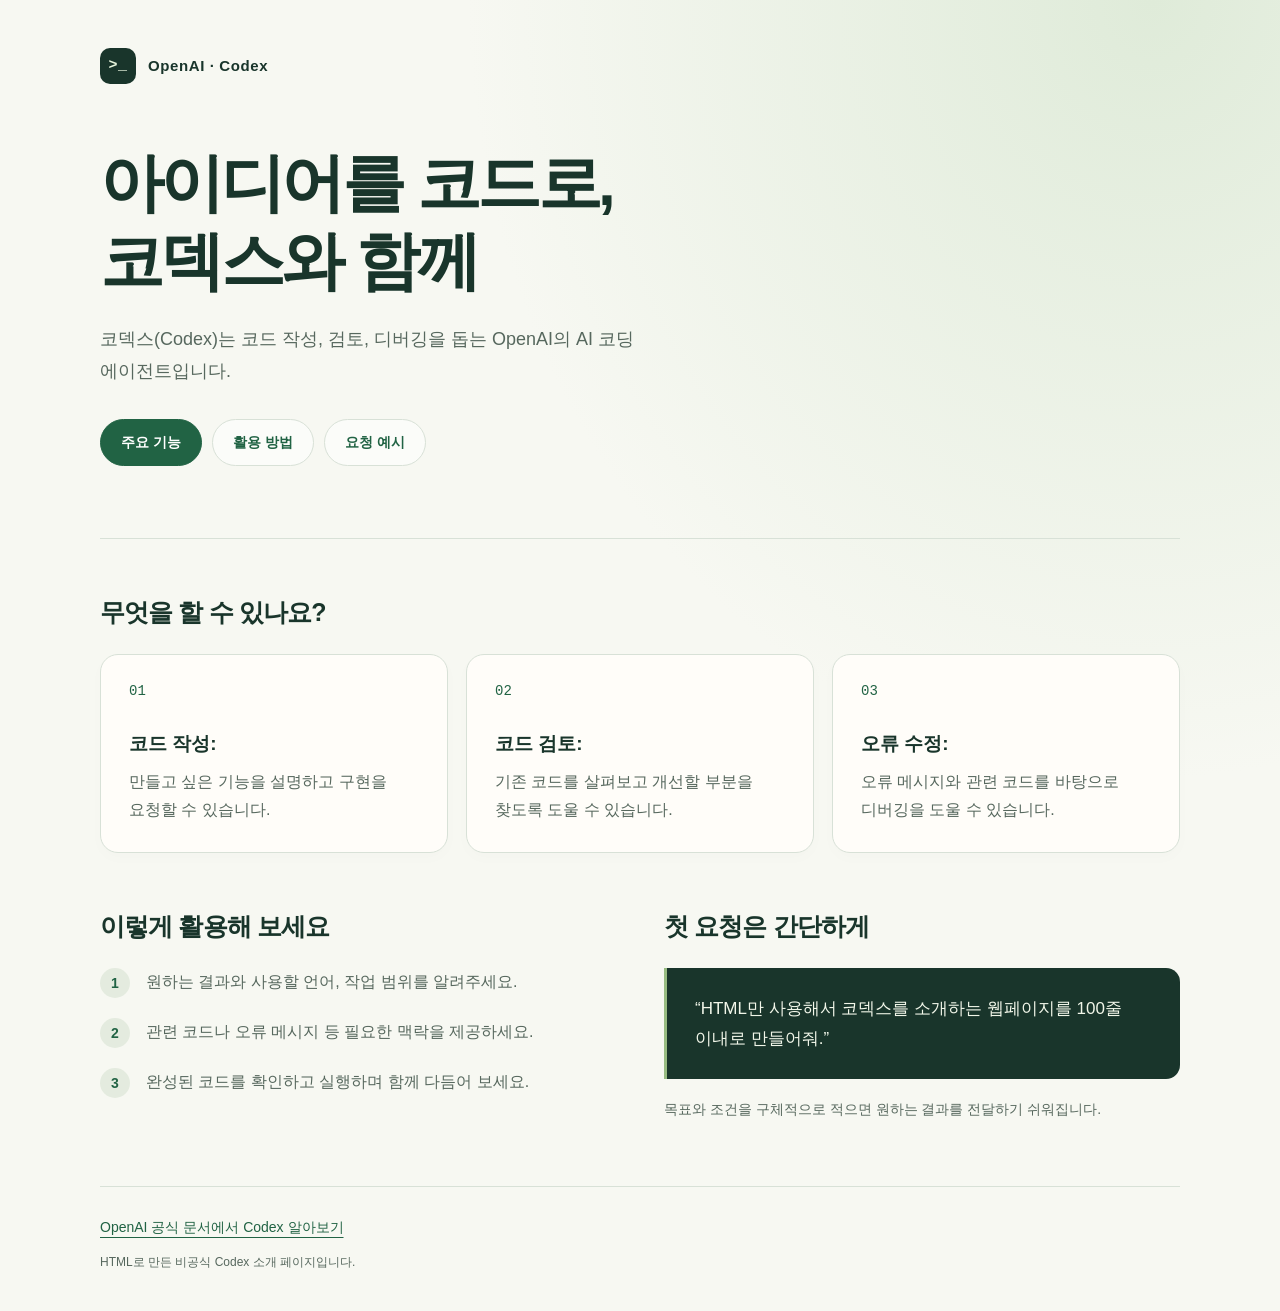
<file: index.html>
<!DOCTYPE html>
<html lang="ko">
<head>
  <meta charset="UTF-8">
  <meta name="viewport" content="width=device-width, initial-scale=1.0">
  <meta name="description" content="OpenAI의 코딩 에이전트 Codex의 주요 기능과 활용 방법을 소개합니다.">
  <title>Codex — 함께 만드는 코드</title>
  <link rel="stylesheet" href="styles.css">
</head>
<body>
  <header>
    <p><strong>OpenAI · Codex</strong></p>
    <h1>아이디어를 코드로, 코덱스와 함께</h1>
    <p>코덱스(Codex)는 코드 작성, 검토, 디버깅을 돕는 OpenAI의 AI 코딩 에이전트입니다.</p>
    <nav aria-label="페이지 메뉴">
      <a href="#features">주요 기능</a>
      <a href="#start">활용 방법</a>
      <a href="#example">요청 예시</a>
    </nav>
  </header>
  <hr>
  <main>
    <section id="features">
      <h2>무엇을 할 수 있나요?</h2>
      <ul>
        <li><strong>코드 작성:</strong> 만들고 싶은 기능을 설명하고 구현을 요청할 수 있습니다.</li>
        <li><strong>코드 검토:</strong> 기존 코드를 살펴보고 개선할 부분을 찾도록 도울 수 있습니다.</li>
        <li><strong>오류 수정:</strong> 오류 메시지와 관련 코드를 바탕으로 디버깅을 도울 수 있습니다.</li>
      </ul>
    </section>
    <section id="start">
      <h2>이렇게 활용해 보세요</h2>
      <ol>
        <li>원하는 결과와 사용할 언어, 작업 범위를 알려주세요.</li>
        <li>관련 코드나 오류 메시지 등 필요한 맥락을 제공하세요.</li>
        <li>완성된 코드를 확인하고 실행하며 함께 다듬어 보세요.</li>
      </ol>
    </section>
    <section id="example">
      <h2>첫 요청은 간단하게</h2>
      <blockquote>
        <p>“HTML만 사용해서 코덱스를 소개하는 웹페이지를 100줄 이내로 만들어줘.”</p>
      </blockquote>
      <p>목표와 조건을 구체적으로 적으면 원하는 결과를 전달하기 쉬워집니다.</p>
    </section>
  </main>
  <hr>
  <footer>
    <p><a href="https://developers.openai.com/api/docs/guides/code-generation">OpenAI 공식 문서에서 Codex 알아보기</a></p>
    <small>HTML로 만든 비공식 Codex 소개 페이지입니다.</small>
  </footer>
</body>
</html>
</file>
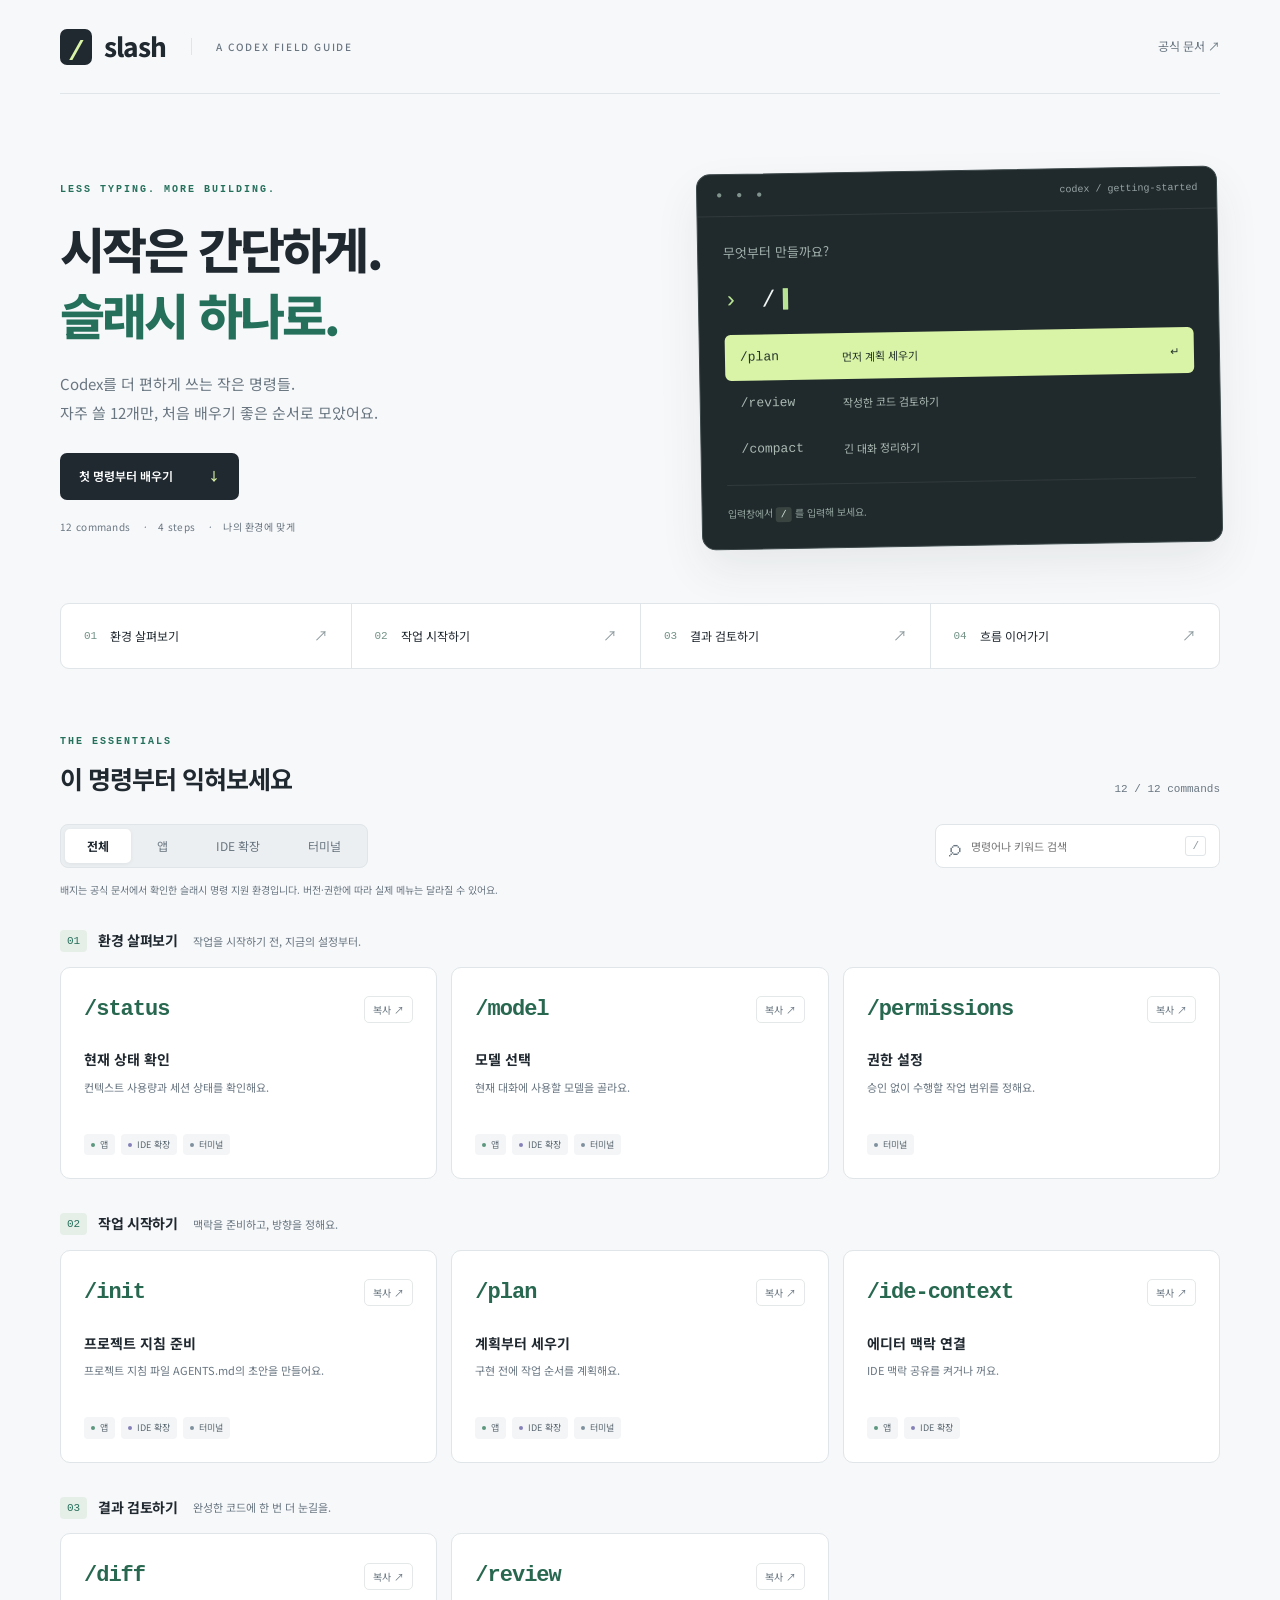
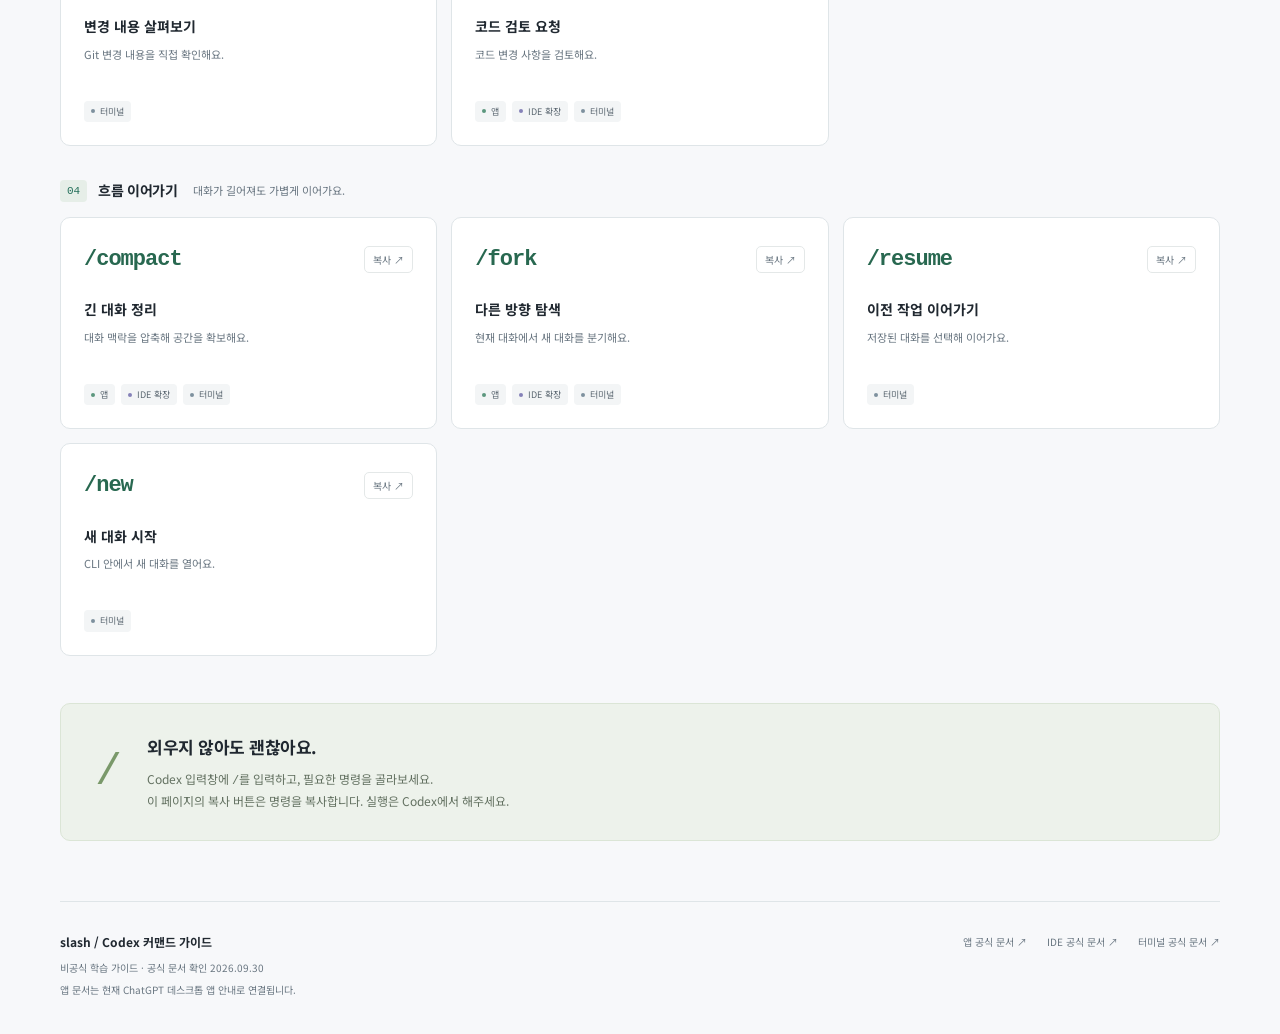
<file: slash-command/index.html>
<!doctype html>
<html lang="ko">
<head>
  <meta charset="utf-8">
  <meta name="viewport" content="width=device-width, initial-scale=1">
  <meta name="description" content="처음 배우는 Codex 슬래시 커맨드. 실용적인 명령 12개를 순서대로 익히고 앱, IDE, 터미널별로 찾아보세요.">
  <title>Slash — Codex 커맨드 가이드</title>
  <link rel="stylesheet" href="styles.css">
  <script src="app.js" defer></script>
</head>
<body>
  <a class="skip" href="#commands">명령 목록으로 이동</a>
  <header class="topbar"><a class="brand" href="./"><span class="brand-mark">/</span> slash<span class="brand-sub">A CODEX FIELD GUIDE</span></a><a href="#sources">공식 문서 ↗</a></header>
  <main>
    <section class="hero">
      <div><p class="eyebrow">LESS TYPING. MORE BUILDING.</p><h1>시작은 간단하게.<br><span>슬래시 하나로.</span></h1><p class="intro">Codex를 더 편하게 쓰는 작은 명령들.<br>자주 쓸 12개만, 처음 배우기 좋은 순서로 모았어요.</p><a class="start" href="#commands">첫 명령부터 배우기 <span>↓</span></a><p class="hero-meta">12 commands <i>·</i> 4 steps <i>·</i> 나의 환경에 맞게</p></div>
      <div class="terminal" aria-label="슬래시 커맨드 사용 예시"><div class="terminal-bar"><span>● ● ●</span><span>codex / getting-started</span></div><div class="terminal-body"><p class="terminal-muted">무엇부터 만들까요?</p><div class="prompt-line"><span>›</span> /<span class="cursor">▎</span></div><div class="demo-selected"><code>/plan</code><span>먼저 계획 세우기</span><span>↵</span></div><div class="demo-row"><code>/review</code><span>작성한 코드 검토하기</span></div><div class="demo-row"><code>/compact</code><span>긴 대화 정리하기</span></div><p class="terminal-hint">입력창에서 <kbd>/</kbd> 를 입력해 보세요.</p></div></div>
    </section>
    <nav class="roadmap" aria-label="학습 순서"><a href="#step-1"><span>01</span> 환경 살펴보기 <b>↗</b></a><a href="#step-2"><span>02</span> 작업 시작하기 <b>↗</b></a><a href="#step-3"><span>03</span> 결과 검토하기 <b>↗</b></a><a href="#step-4"><span>04</span> 흐름 이어가기 <b>↗</b></a></nav>
    <section id="commands" class="library" aria-labelledby="library-title"><div class="section-heading"><div><p class="eyebrow">THE ESSENTIALS</p><h2 id="library-title">이 명령부터 익혀보세요</h2></div><span class="count" id="result-count" role="status"></span></div>
      <div class="toolbar"><div class="filters" role="group" aria-label="사용 환경 필터"><button data-env="all" aria-pressed="true">전체</button><button data-env="app" aria-pressed="false">앱</button><button data-env="ide" aria-pressed="false">IDE 확장</button><button data-env="cli" aria-pressed="false">터미널</button></div><label class="search"><span aria-hidden="true">⌕</span><input id="search" type="search" placeholder="명령어나 키워드 검색" aria-label="명령어나 키워드 검색"><kbd>/</kbd></label></div>
      <p class="filter-note">배지는 공식 문서에서 확인한 슬래시 명령 지원 환경입니다. 버전·권한에 따라 실제 메뉴는 달라질 수 있어요.</p>
      <div id="command-list"></div><div id="empty" hidden><h3>일치하는 명령이 없어요.</h3><p>검색어를 바꾸거나 전체 환경에서 찾아보세요.</p><button id="reset">필터 초기화</button></div>
      <noscript>명령 목록을 보려면 JavaScript를 활성화해 주세요. 아래 공식 문서에서도 명령을 확인할 수 있습니다.</noscript>
    </section>
    <aside class="tip"><span class="tip-icon">/</span><div><h2>외우지 않아도 괜찮아요.</h2><p>Codex 입력창에 <code>/</code>를 입력하고, 필요한 명령을 골라보세요.<br>이 페이지의 복사 버튼은 명령을 복사합니다. 실행은 Codex에서 해주세요.</p></div></aside>
  </main>
  <footer id="sources"><div><strong>slash / Codex 커맨드 가이드</strong><p>비공식 학습 가이드 · 공식 문서 확인 2026.09.30</p><p>앱 문서는 현재 ChatGPT 데스크톱 앱 안내로 연결됩니다.</p></div><div class="source-links"><a href="https://learn.chatgpt.com/docs/reference/slash-commands" target="_blank" rel="noreferrer">앱 공식 문서 ↗</a><a href="https://learn.chatgpt.com/docs/developer-commands?surface=ide" target="_blank" rel="noreferrer">IDE 공식 문서 ↗</a><a href="https://learn.chatgpt.com/docs/developer-commands?surface=cli" target="_blank" rel="noreferrer">터미널 공식 문서 ↗</a></div></footer>
  <div id="toast" role="status" class="toast"></div>
</body>
</html>
</file>
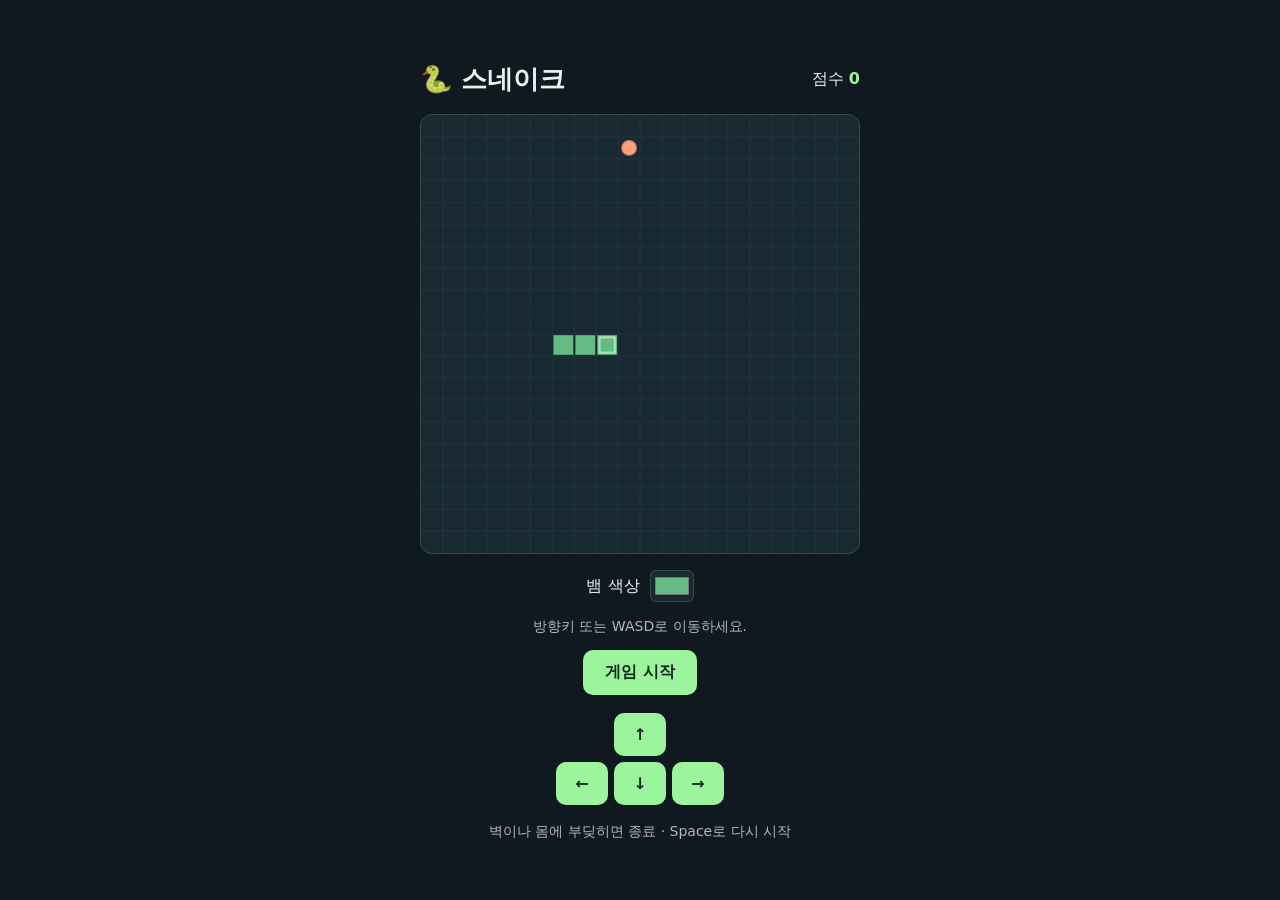
<file: snake-game/index.html>
<!doctype html>
<html lang="ko">
<head>
<meta charset="utf-8">
<meta name="viewport" content="width=device-width,initial-scale=1">
<title>스네이크 게임</title>
<link rel="stylesheet" href="style.css">
</head>
<body>
<main>
  <header><h1>🐍 스네이크</h1><span>점수 <strong id="score">0</strong></span></header>
  <canvas id="board" width="400" height="400" aria-label="스네이크 게임 보드"></canvas>
  <label class="color">뱀 색상 <input id="snake-color" type="color" value="#64bb83"></label>
  <p id="status" role="status">방향키 또는 WASD로 이동하세요.</p>
  <button id="start">게임 시작</button>
  <div class="pad" aria-label="방향 조작">
    <button class="up" data-dir="0,-1" aria-label="위">↑</button>
    <button class="left" data-dir="-1,0" aria-label="왼쪽">←</button>
    <button data-dir="0,1" aria-label="아래">↓</button>
    <button data-dir="1,0" aria-label="오른쪽">→</button>
  </div>
  <p>벽이나 몸에 부딪히면 종료 · Space로 다시 시작</p>
</main>
<script src="script.js"></script>
</body>
</html>
</file>
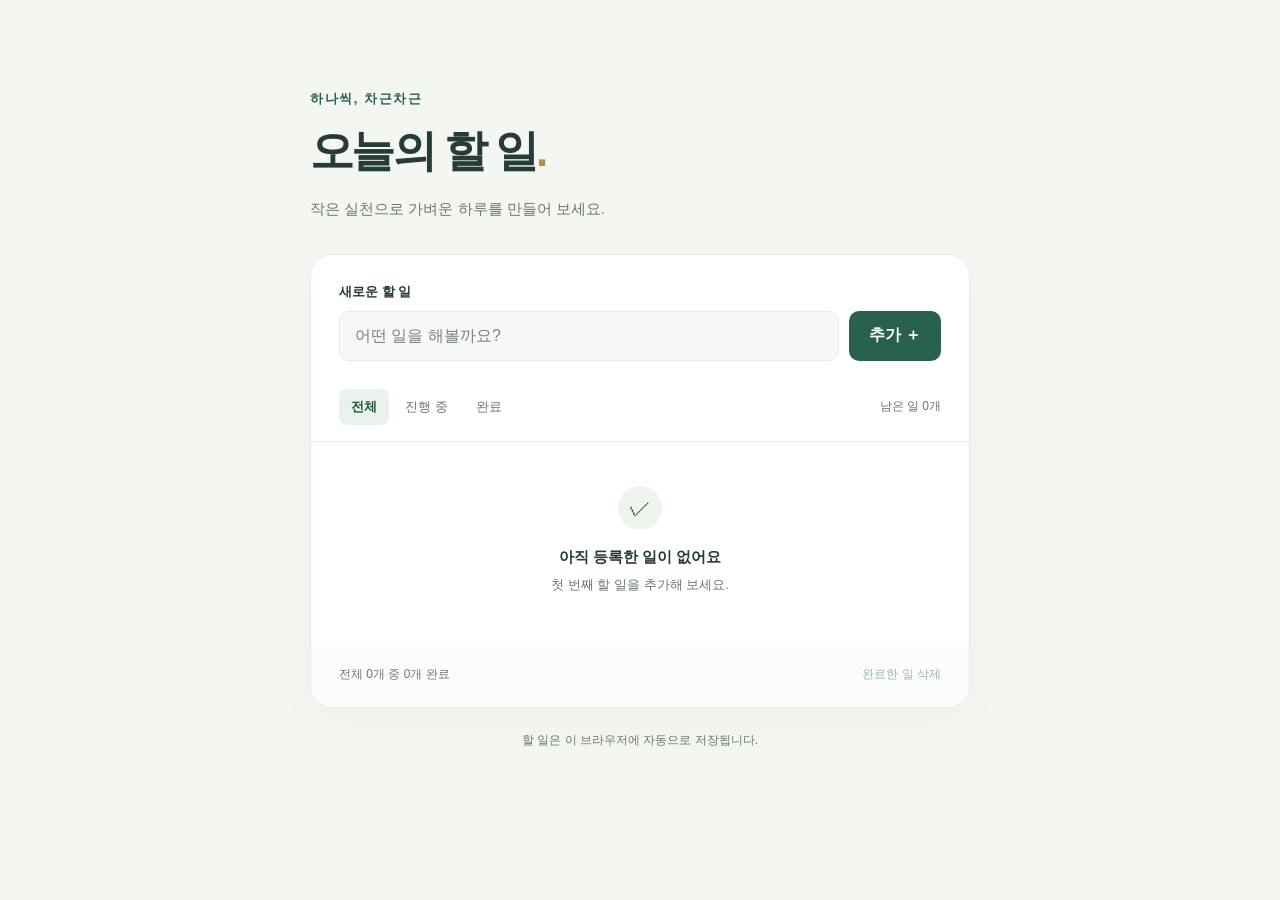
<file: todo-app/frontend/index.html>
<!doctype html>
<html lang="ko">
  <head>
    <meta charset="UTF-8">
    <meta name="viewport" content="width=device-width, initial-scale=1">
    <title>오늘의 할 일</title>
    <link rel="stylesheet" href="css/styles.css">
    <script src="js/app.js" defer></script>
  </head>
  <body>
    <main class="app">
      <header>
        <p class="eyebrow">하나씩, 차근차근</p>
        <h1>오늘의 할 일<span aria-hidden="true">.</span></h1>
        <p class="intro">작은 실천으로 가벼운 하루를 만들어 보세요.</p>
      </header>
      <section class="todo-panel" aria-label="할 일 관리">
        <form id="todo-form">
          <label for="todo-input">새로운 할 일</label>
          <div class="input-row">
            <input id="todo-input" type="text" placeholder="어떤 일을 해볼까요?" maxlength="200" autocomplete="off" required aria-describedby="input-error">
            <button class="add-button" type="submit">추가 <span aria-hidden="true">＋</span></button>
          </div>
          <p id="input-error" class="error" role="alert"></p>
        </form>
        <div class="toolbar">
          <div class="filters" role="group" aria-label="할 일 필터">
            <button type="button" data-filter="all" aria-pressed="true">전체</button>
            <button type="button" data-filter="active" aria-pressed="false">진행 중</button>
            <button type="button" data-filter="completed" aria-pressed="false">완료</button>
          </div>
          <p id="count" class="count"></p>
        </div>
        <ul id="todo-list" aria-label="할 일 목록"></ul>
        <div id="empty-state" class="empty-state">
          <span class="empty-icon" aria-hidden="true">✓</span>
          <p id="empty-title"></p>
          <span id="empty-description"></span>
        </div>
        <footer class="panel-footer">
          <p id="progress"></p>
          <button id="clear-completed" type="button" disabled>완료한 일 삭제</button>
        </footer>
      </section>
      <p class="storage-note">할 일은 이 브라우저에 자동으로 저장됩니다.</p>
      <p id="storage-error" class="error" role="alert"></p>
      <p id="status" class="sr-only" role="status"></p>
    </main>
  </body>
</html>
</file>
<file: styles.css>
:root {
  color-scheme: light;
  --ink: #19352b;
  --muted: #57685e;
  --accent: #216344;
  --line: #d8e1d7;
  --paper: #f7f8f2;
  font-family: "Pretendard", "Noto Sans KR", "Apple SD Gothic Neo", sans-serif;
  color: var(--ink);
  background: var(--paper);
  line-height: 1.75;
  word-break: keep-all;
  overflow-wrap: anywhere;
}

* { box-sizing: border-box; }

html { scroll-behavior: smooth; }

body {
  margin: 0;
  background: radial-gradient(ellipse at 90% 0%, #dfebd9 0, transparent 42%);
}

header, main, footer {
  width: min(1080px, calc(100% - 64px));
  margin-inline: auto;
}

header { padding: 48px 0 72px; }

header > p:first-child {
  display: inline-flex;
  align-items: center;
  gap: 12px;
  margin: 0 0 60px;
  font-size: 15px;
  letter-spacing: .04em;
}

header > p:first-child::before {
  content: ">_";
  display: grid;
  place-items: center;
  width: 36px;
  height: 36px;
  border-radius: 10px;
  background: var(--ink);
  color: #e6f4dc;
  font-family: monospace;
  font-weight: 700;
}

h1, h2, p { margin-top: 0; }

h1 {
  max-width: 800px;
  margin-bottom: 24px;
  font-size: clamp(36px, 5.5vw, 64px);
  line-height: 1.22;
  letter-spacing: -.055em;
  text-wrap: balance;
}

header > p:not(:first-child) {
  max-width: 610px;
  margin-bottom: 32px;
  color: var(--muted);
  font-size: 18px;
}

nav { display: flex; flex-wrap: wrap; gap: 10px; }

a { color: var(--accent); text-underline-offset: 5px; }

nav a {
  padding: 10px 20px;
  border: 1px solid var(--line);
  border-radius: 999px;
  background: #ffffff90;
  text-decoration: none;
  font-size: 14px;
  font-weight: 700;
  transition: background .2s, border-color .2s;
}

nav a:first-child { background: var(--accent); color: white; border-color: var(--accent); }
nav a:hover { background: #e1eadc; border-color: var(--accent); }
nav a:first-child:hover { background: var(--ink); }
a:focus-visible { outline: 3px solid var(--accent); outline-offset: 5px; }

body > hr {
  width: min(1080px, calc(100% - 64px));
  margin: 0 auto;
  border: 0;
  border-top: 1px solid var(--line);
}

main {
  display: grid;
  grid-template-columns: 1fr 1fr;
  gap: 56px 48px;
  padding-block: 56px 64px;
}

section { min-width: 0; scroll-margin-top: 28px; }
h2 { margin-bottom: 24px; font-size: 25px; letter-spacing: -.035em; line-height: 1.4; }
#features { grid-column: 1 / -1; }

#features ul {
  display: grid;
  grid-template-columns: repeat(3, 1fr);
  gap: 18px;
  margin: 0;
  padding: 0;
  list-style: none;
  counter-reset: feature;
}

#features li {
  padding: 28px;
  border: 1px solid var(--line);
  border-radius: 18px;
  background: #fffdf9;
  color: var(--muted);
  box-shadow: 0 5px 16px #19352b04;
  counter-increment: feature;
}

#features li::before {
  content: "0" counter(feature);
  display: block;
  margin-bottom: 28px;
  color: var(--accent);
  font: 14px ui-monospace, monospace;
}

#features strong { display: block; margin-bottom: 8px; color: var(--ink); font-size: 19px; }

#start ol { margin: 0; padding: 0; list-style: none; counter-reset: step; }
#start li {
  display: flex;
  align-items: flex-start;
  gap: 16px;
  margin-bottom: 20px;
  color: var(--muted);
  counter-increment: step;
}

#start li::before {
  content: counter(step);
  display: grid;
  place-items: center;
  flex: 0 0 30px;
  height: 30px;
  border-radius: 50%;
  background: #e4ebdf;
  color: var(--accent);
  font-size: 14px;
  font-weight: 700;
}

blockquote {
  margin: 0 0 18px;
  padding: 26px 28px;
  border-left: 3px solid #98bc82;
  border-radius: 0 14px 14px 0;
  background: var(--ink);
  color: #f1f6e9;
  font-size: 17px;
}

blockquote p { margin: 0; }
#example > p { margin-bottom: 0; color: var(--muted); font-size: 14px; }

footer { padding-block: 28px 36px; }
footer p { margin-bottom: 8px; font-size: 14px; }
footer small { color: var(--muted); font-size: 12px; }

@media (max-width: 760px) {
  header, main, footer, body > hr { width: calc(100% - 40px); }
  header { padding-block: 28px 44px; }
  header > p:first-child { margin-bottom: 44px; }
  header > p:not(:first-child) { font-size: 16px; }
  main { grid-template-columns: 1fr; gap: 40px; padding-block: 36px 44px; }
  #features ul { grid-template-columns: 1fr; gap: 12px; }
  #features li { padding: 24px; }
  #features li::before { margin-bottom: 16px; }
  h2 { font-size: 23px; }
}

@media (prefers-reduced-motion: reduce) {
  html { scroll-behavior: auto; }
  nav a { transition: none; }
}
</file>
<file: slash-command/styles.css>
@import url('https://fonts.googleapis.com/css2?family=Noto+Sans+KR:wght@400;500;600;700;800;900&display=swap');
:root{--bg:#f7f8fa;--ink:#202830;--muted:#697681;--line:#dfe5e8;--green:#25705b;--mint:#d9f4a7}
*{box-sizing:border-box}html{scroll-behavior:smooth;scroll-padding-top:28px}body{margin:0;background:var(--bg);color:var(--ink);font-family:'Noto Sans KR',system-ui,sans-serif;font-size:14px;line-height:1.7}a{color:inherit;text-decoration:none}button,input{font:inherit}button,a,input{ -webkit-tap-highlight-color:transparent}button{cursor:pointer}button:focus-visible,a:focus-visible,input:focus-visible{outline:3px solid #3b8e76;outline-offset:4px}button{color:inherit}code,kbd{font-family:ui-monospace,SFMono-Regular,Consolas,monospace}button:hover{filter:brightness(.95)}.topbar,main,footer{max-width:1160px;margin:auto}.topbar{height:94px;border-bottom:1px solid var(--line);display:flex;align-items:center;justify-content:space-between}.topbar>a:last-child{font-size:12px;color:var(--muted)}.brand{display:flex;align-items:center;gap:12px;font-size:26px;font-weight:800;letter-spacing:-1px}.brand-mark{display:grid;place-items:center;width:32px;height:36px;background:var(--ink);color:var(--mint);border-radius:7px;font-family:monospace;font-size:28px}.brand-sub{font-size:10px;letter-spacing:1.6px;color:var(--muted);font-weight:500;margin-left:13px;border-left:1px solid var(--line);padding-left:24px}.hero{display:grid;grid-template-columns:1.1fr 1fr;gap:65px;align-items:center;padding:76px 0 57px}.eyebrow{font:600 10px/1.5 ui-monospace,monospace;letter-spacing:2px;color:var(--green);margin:0 0 18px}h1{font-size:49px;line-height:1.35;letter-spacing:-2.8px;margin:0;font-weight:800}h1 span{color:var(--green)}.intro{font-size:15px;color:var(--muted);line-height:1.9;margin:23px 0 26px}.start{background:var(--ink);color:white;padding:13px 19px;display:inline-flex;gap:35px;border-radius:7px;font-size:12px;font-weight:600}.start span{color:var(--mint)}.hero-meta{font-size:10px;color:var(--muted);margin:18px 0 0;letter-spacing:.3px}.hero-meta i{margin:0 9px}.terminal{background:#20292c;color:#eff5f2;border:1px solid #3d494b;border-radius:14px;box-shadow:0 20px 45px #203b3015;transform:rotate(-1deg)}.terminal-bar{padding:15px 19px;border-bottom:1px solid #ffffff13;display:flex;justify-content:space-between;font:10px monospace;color:#98a6a7}.terminal-bar span:first-child{color:#81938d;letter-spacing:4px}.terminal-body{padding:25px}.terminal-muted{color:#9fafaa;font-size:13px;margin:0 0 20px}.prompt-line{font:23px monospace;margin-bottom:20px}.prompt-line>span:first-child{color:#b8e493;margin-right:10px}.cursor{color:#b8e493}.demo-selected,.demo-row{display:flex;align-items:center;gap:12px;padding:12px 15px;border-radius:6px;font-size:11px}.demo-selected{background:#d9f4a7;color:#26352c}.demo-selected code,.demo-row code{width:90px;font-size:13px}.demo-selected>span:last-child{margin-left:auto}.demo-row{color:#aab9b2}.terminal-hint{border-top:1px solid #ffffff13;padding-top:19px;margin:12px 0 0;font-size:10px;color:#94a69f}.terminal-hint kbd{padding:2px 5px;background:#394340;border-radius:3px;color:#d3e7dc}.roadmap{display:grid;grid-template-columns:repeat(4,1fr);border:1px solid var(--line);border-radius:9px;background:#fff}.roadmap a{padding:20px 23px;display:flex;align-items:center;gap:13px;font-size:12px}.roadmap a+a{border-left:1px solid var(--line)}.roadmap span{font:11px monospace;color:#739286}.roadmap b{font-size:14px;font-weight:400;margin-left:auto;color:#8c999d}.roadmap a:hover{background:#eef5ee}.library{padding-top:65px}.section-heading{display:flex;justify-content:space-between;align-items:end;margin-bottom:24px}.section-heading .eyebrow{margin-bottom:8px}h2{font-size:25px;letter-spacing:-1px;margin:0}.count{font:11px monospace;color:var(--muted);padding-bottom:5px}.toolbar{display:flex;justify-content:space-between;gap:20px}.filters{display:flex;border:1px solid var(--line);padding:4px;background:#eceff1;border-radius:8px;gap:4px}.filters button{border:0;padding:7px 22px;border-radius:5px;background:transparent;color:var(--muted);font-size:12px}.filters button[aria-pressed=true]{background:white;color:var(--ink);box-shadow:0 1px 4px #0000000f;font-weight:700}.search{display:flex;align-items:center;gap:10px;border:1px solid var(--line);border-radius:8px;background:white;padding:0 13px;width:285px}.search>span{font-size:23px;color:var(--muted)}.search input{width:100%;min-width:0;background:transparent;border:0;font-size:11px;padding:10px 0}.search kbd{color:#8e989e;border:1px solid var(--line);border-radius:3px;padding:0 6px;font-size:11px}.filter-note{color:var(--muted);font-size:10px;margin:13px 0 31px}.step{margin-bottom:33px}.step-heading{display:flex;gap:11px;align-items:center;margin-bottom:14px}.step-number{font:11px monospace;color:var(--green);background:#e6eee8;padding:5px 7px;border-radius:4px}.step-heading h3{font-size:14px;letter-spacing:-.4px;margin:0}.step-heading p{font-size:11px;color:var(--muted);margin:0 0 0 5px}.cards{display:grid;grid-template-columns:repeat(3,1fr);gap:14px}.card{background:#fff;border:1px solid var(--line);border-radius:10px;padding:23px;transition:border-color .15s,transform .15s}.card:hover{border-color:#8db9a5;transform:translateY(-2px)}.card-top{display:flex;align-items:center;justify-content:space-between;gap:5px}.card-top code{font-size:22px;letter-spacing:-1px;font-weight:600;color:#286850}.copy{font-size:10px;background:transparent;border:1px solid #e4e8e8;border-radius:5px;padding:4px 8px;color:var(--muted);white-space:nowrap}.card h4{margin:20px 0 6px;font-size:14px}.card p{margin:0;color:var(--muted);font-size:11px;min-height:38px}.badges{display:flex;gap:6px;margin-top:18px}.badge{font-size:9px;padding:3px 7px;border-radius:4px;background:#f3f5f6;display:flex;align-items:center;gap:5px;color:#5b6771}.badge i{width:4px;height:4px;border-radius:50%;background:#5c977e}.badge.ide i{background:#8581b8}.badge.cli i{background:#7e909e}.tip{display:flex;align-items:center;gap:25px;background:#edf2eb;border:1px solid #dbe5d6;border-radius:10px;padding:29px 34px;margin:47px 0 60px}.tip-icon{font:45px monospace;color:#7a996a}.tip h2{font-size:17px;letter-spacing:-.5px}.tip p{font-size:12px;color:#637161;margin:7px 0 0}footer{border-top:1px solid var(--line);padding:28px 0 38px;display:flex;justify-content:space-between;gap:20px}footer strong{font-size:12px}footer p{font-size:10px;color:var(--muted);margin:5px 0}.source-links{display:flex;gap:20px;align-items:flex-start;padding-top:3px;font-size:10px;color:var(--muted)}.source-links a:hover{text-decoration:underline}.toast{position:fixed;bottom:25px;left:50%;transform:translate(-50%,15px);background:#243e32;color:#fff;padding:13px 20px;border-radius:8px;box-shadow:0 5px 25px #0002;opacity:0;pointer-events:none;transition:.2s;font-size:12px;max-width:90vw;width:max-content}.toast.visible{opacity:1;transform:translate(-50%,0)}#empty{text-align:center;padding:55px 15px;color:var(--muted)}#reset{border:1px solid var(--line);border-radius:5px;background:#fff;padding:8px 15px}.skip{position:fixed;top:-60px;left:15px;background:#fff;padding:10px;z-index:10}.skip:focus{top:10px}
@media(min-width:1600px){.hero{padding-top:95px;padding-bottom:75px}}
@media(max-width:1240px){.topbar,main,footer{margin-left:40px;margin-right:40px}.hero{gap:40px}h1{font-size:43px}.roadmap a{padding:18px 15px}}
@media(max-width:850px){.hero{gap:25px}h1{font-size:35px}.terminal-body{padding:20px}.brand-sub{display:none}.roadmap a{font-size:10px;gap:8px}.cards{grid-template-columns:repeat(2,1fr)}.source-links{flex-direction:column;gap:5px}.hero{padding:50px 0}.demo-selected,.demo-row{padding:10px 7px;gap:7px}.demo-selected code,.demo-row code{width:70px}}
@media(max-width:600px){.topbar,main,footer{margin-left:22px;margin-right:22px}.topbar{height:73px}.hero{grid-template-columns:1fr;gap:35px;padding:38px 0}h1{font-size:40px}.terminal{transform:none}.roadmap{grid-template-columns:1fr 1fr}.roadmap a{font-size:11px}.roadmap a:nth-child(3){border-left:0}.roadmap a:nth-child(n+3){border-top:1px solid var(--line)}.library{padding-top:42px}h2{font-size:21px}.count{font-size:9px}.toolbar{flex-direction:column;gap:12px}.filters button{flex:1;padding:7px 12px}.search{width:100%}.filter-note{line-height:1.8}.cards{grid-template-columns:1fr}.step-heading{flex-wrap:wrap;gap:8px}.step-heading p{width:100%;margin-left:0}.card p{min-height:0}.card{padding:23px}.tip{padding:23px 20px;gap:18px;margin:30px 0 40px}.tip p{font-size:11px}footer{flex-direction:column}.source-links{flex-direction:row;flex-wrap:wrap;gap:15px}.section-heading{gap:10px}.hero-meta{margin-bottom:0}}
@media(prefers-reduced-motion:reduce){html{scroll-behavior:auto}*{transition:none!important}}
</file>
<file: snake-game/style.css>
*{box-sizing:border-box}body{margin:0;min-height:100dvh;display:grid;place-items:center;background:#101820;color:#e8f2ed;font:16px system-ui;text-align:center}
  main{width:min(92vw,440px);padding:24px 0}header{display:flex;align-items:center;justify-content:space-between}h1{font-size:26px}strong{color:#9cf59d}
  canvas{display:block;width:100%;background:#192932;border:1px solid #355047;border-radius:12px;touch-action:none}p{color:#a8bdb5;font-size:14px}
  button{border:0;border-radius:10px;background:#9cf59d;color:#10291b;padding:12px 22px;font:700 16px system-ui;cursor:pointer}button:focus-visible{outline:3px solid white;outline-offset:3px}
  .pad{display:grid;grid-template-columns:repeat(3,52px);gap:6px;justify-content:center;margin:18px}.pad button{padding:12px}.up{grid-column:2}.left{grid-column:1}
  .color{display:flex;align-items:center;justify-content:center;gap:10px;margin:16px}input[type=color]{width:44px;height:32px;padding:2px;border:1px solid #355047;border-radius:6px;background:#192932;cursor:pointer}
</file>
<file: todo-app/frontend/css/styles.css>
:root {
  font-family: -apple-system, BlinkMacSystemFont, "Segoe UI", sans-serif;
  color: #263c36;
  background: #f4f6f2;
  --accent: #28624e;
  --muted: #697970;
  --line: #e6ebe5;
}

* { box-sizing: border-box; }
body { margin: 0; }
button, input { font: inherit; }
button { cursor: pointer; }
button:disabled { cursor: default; opacity: .45; }
:focus-visible { outline: 3px solid #b38036; outline-offset: 4px; }
.app { width: min(100% - 40px, 660px); margin: 90px auto 40px; }
.eyebrow { color: var(--accent); font-size: 13px; font-weight: 700; letter-spacing: .12em; }
h1 { font-size: clamp(32px, 6vw, 44px); letter-spacing: -.06em; margin: 14px 0; }
h1 span { color: #b78e51; }
.intro { color: var(--muted); font-size: 15px; line-height: 1.7; margin-bottom: 32px; }
.todo-panel { background: #fff; border: 1px solid var(--line); border-radius: 22px; box-shadow: 0 16px 50px #283f3406; overflow: hidden; }
form { padding: 28px 28px 12px; }
label { display: block; font-size: 13px; font-weight: 600; margin-bottom: 10px; }
.input-row { display: flex; gap: 10px; }
input[type="text"] { min-width: 0; flex: 1; background: #f7f8f5; border: 1px solid var(--line); border-radius: 10px; padding: 15px; color: inherit; }
input::placeholder { color: #76847b; }
.add-button { border: 0; background: var(--accent); color: white; padding: 0 20px; border-radius: 10px; font-weight: 600; white-space: nowrap; }
.add-button:hover { background: #1d4b3c; }
.error { font-size: 13px; color: #a13327; line-height: 1.6; }
.error:empty { display: none; }
.toolbar { display: flex; align-items: center; justify-content: space-between; gap: 12px; padding: 16px 28px; border-bottom: 1px solid var(--line); }
.filters { display: flex; gap: 4px; }
.filters button { border: 0; background: transparent; color: var(--muted); padding: 9px 12px; border-radius: 8px; font-size: 13px; }
.filters button[aria-pressed="true"] { background: #eaf2ec; color: #21583e; font-weight: 700; }
.count { margin: 0; font-size: 12px; color: var(--muted); white-space: nowrap; }
ul { padding: 0; margin: 0; list-style: none; }
.todo-item { display: flex; align-items: center; gap: 14px; padding: 18px 28px; border-bottom: 1px solid var(--line); }
.todo-item label { flex: 1; min-width: 0; margin: 0; line-height: 1.6; font-size: 15px; font-weight: 400; overflow-wrap: anywhere; cursor: pointer; }
.todo-item input { width: 20px; height: 20px; flex-shrink: 0; accent-color: var(--accent); cursor: pointer; }
.todo-item.completed label { color: var(--muted); text-decoration: line-through; }
.delete-button { border: 0; padding: 8px; color: var(--muted); background: transparent; font-size: 12px; border-radius: 6px; flex-shrink: 0; }
.delete-button:hover { background: #fcf0ed; color: #a13327; }
.empty-state { text-align: center; padding: 44px 20px 48px; }
.empty-state[hidden] { display: none; }
.empty-icon { display: inline-grid; place-items: center; width: 44px; height: 44px; border-radius: 50%; background: #f0f4ee; color: var(--accent); font-size: 22px; }
.empty-state p { font-size: 15px; font-weight: 600; margin: 18px 0 8px; }
.empty-state > span:last-child { color: var(--muted); font-size: 13px; }
.panel-footer { display: flex; align-items: center; justify-content: space-between; gap: 12px; padding: 18px 28px; background: #fcfdfb; }
.panel-footer p { margin: 0; color: var(--muted); font-size: 12px; }
.panel-footer button { border: 0; background: transparent; color: var(--accent); font-size: 12px; padding: 6px 0; }
.storage-note { text-align: center; color: var(--muted); font-size: 12px; margin-top: 24px; }
.sr-only { position: absolute; width: 1px; height: 1px; padding: 0; overflow: hidden; clip-path: inset(50%); white-space: nowrap; }
@media (max-width: 480px) {
  .app { width: calc(100% - 28px); margin-top: 42px; }
  form { padding: 22px 18px 10px; }
  .toolbar, .todo-item, .panel-footer { padding-left: 18px; padding-right: 18px; }
  .toolbar { flex-wrap: wrap; }
  .add-button { padding: 0 15px; }
}
</file>
